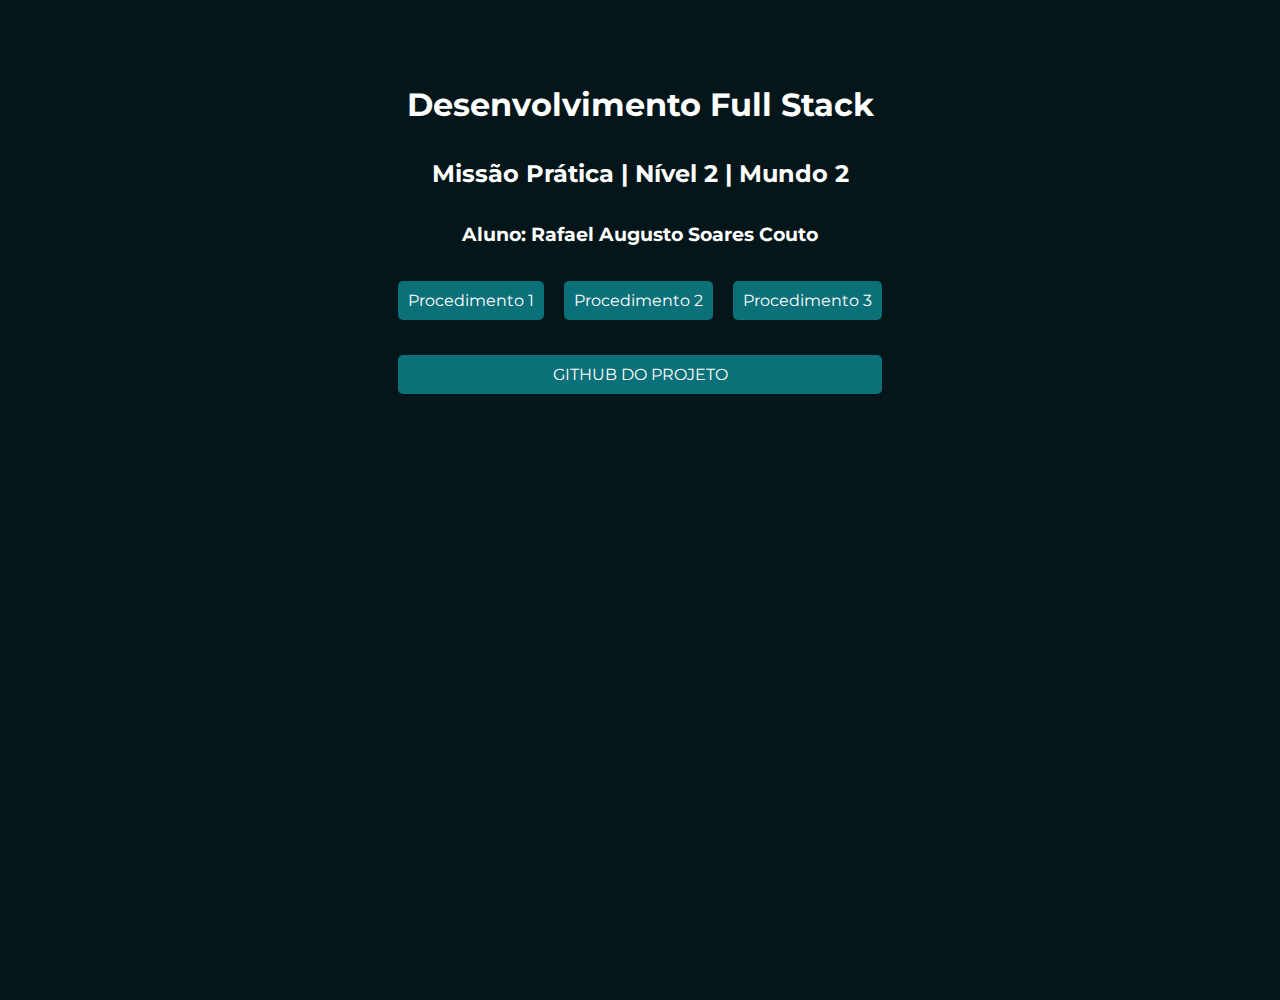
<file: index.html>
<!DOCTYPE html>
<html lang="pt-br">
  <head>
    <meta charset="UTF-8" />
    <meta http-equiv="X-UA-Compatible" content="IE=edge" />
    <meta name="viewport" content="width=device-width, initial-scale=1.0" />
    <title>Missão Prática Nível 2 - Mundo 2</title>

    <link rel="stylesheet" href="formatos.css" />
    <link rel="preconnect" href="https://fonts.googleapis.com" />
    <link rel="preconnect" href="https://fonts.gstatic.com" crossorigin />
    <link
      href="https://fonts.googleapis.com/css2?family=Montserrat:wght@400;500;700&display=swap"
      rel="stylesheet"
    />
  </head>
  <body id="container">
    <main>
      <div id="headings">
        <h1>Desenvolvimento Full Stack</h1>
        <h2>Missão Prática | Nível 2 | Mundo 2</h2>
        <h3>Aluno: Rafael Augusto Soares Couto</h3>
      </div>
      <div id="links">
        <a href="./procedimento1/ordenando.html">Procedimento 1</a>
        <a href="./procedimento2/receitas.html">Procedimento 2</a>
        <a href="./procedimento3/usuarios.html">Procedimento 3</a>
      </div>
      <div id="github">
        <a href="https://github.com/couto-rafael/MissaoPratica2" target="_blank"
          >GITHUB DO PROJETO</a
        >
      </div>
    </main>
  </body>
</html>
</file>
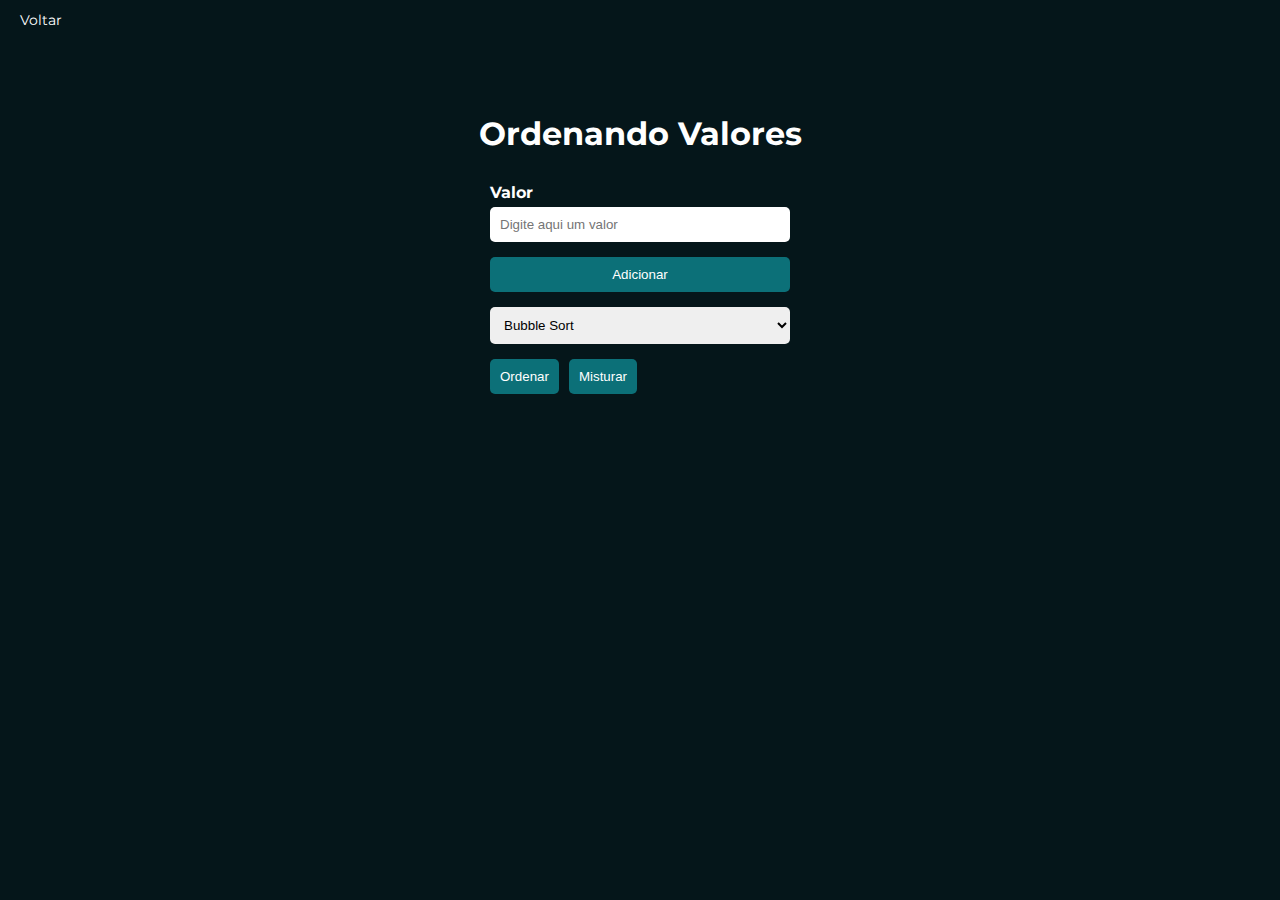
<file: procedimento1/ordenando.html>
<!DOCTYPE html>
<html lang="pt-br">
  <head>
    <meta charset="UTF-8" />
    <meta http-equiv="X-UA-Compatible" content="IE=edge" />
    <meta name="viewport" content="width=device-width, initial-scale=1.0" />
    <title>Procedimento 1</title>

    <link rel="stylesheet" href="style.css" />
    <link rel="preconnect" href="https://fonts.googleapis.com" />
    <link rel="preconnect" href="https://fonts.gstatic.com" crossorigin />
    <link
      href="https://fonts.googleapis.com/css2?family=Montserrat:wght@400;500;700&display=swap"
      rel="stylesheet"
    />
  </head>
  <body>
    <header><a id="header" href="/index.html">Voltar</a></header>
    <main id="sort-values">
      <div class="heading">
        <h1>Ordenando Valores</h1>
      </div>
      <div class="form">
        <div class="input-sort">
          <label for="valor">Valor</label>
          <input
            id="valor"
            class="input"
            type="number"
            placeholder="Digite aqui um valor"
            step="1.00"
            required
          />
          <button class="buttons" onclick="add()">Adicionar</button>
          <select name="algoritmo" id="algoritmo">
            <option value="bubble-sort" selected>Bubble Sort</option>
            <option value="selection-sort">Selection Sort</option>
            <option value="quick-sort">Quick Sort</option>
          </select>
        </div>
        <div class="sort-buttons">
          <button class="buttons" onclick="ordenar()">Ordenar</button>
          <button class="buttons" onclick="misturar()">Misturar</button>
        </div>
        <ul id="valores"></ul>
      </div>
    </main>

    <script src="ordenando.js"></script>
  </body>
</html>
</file>
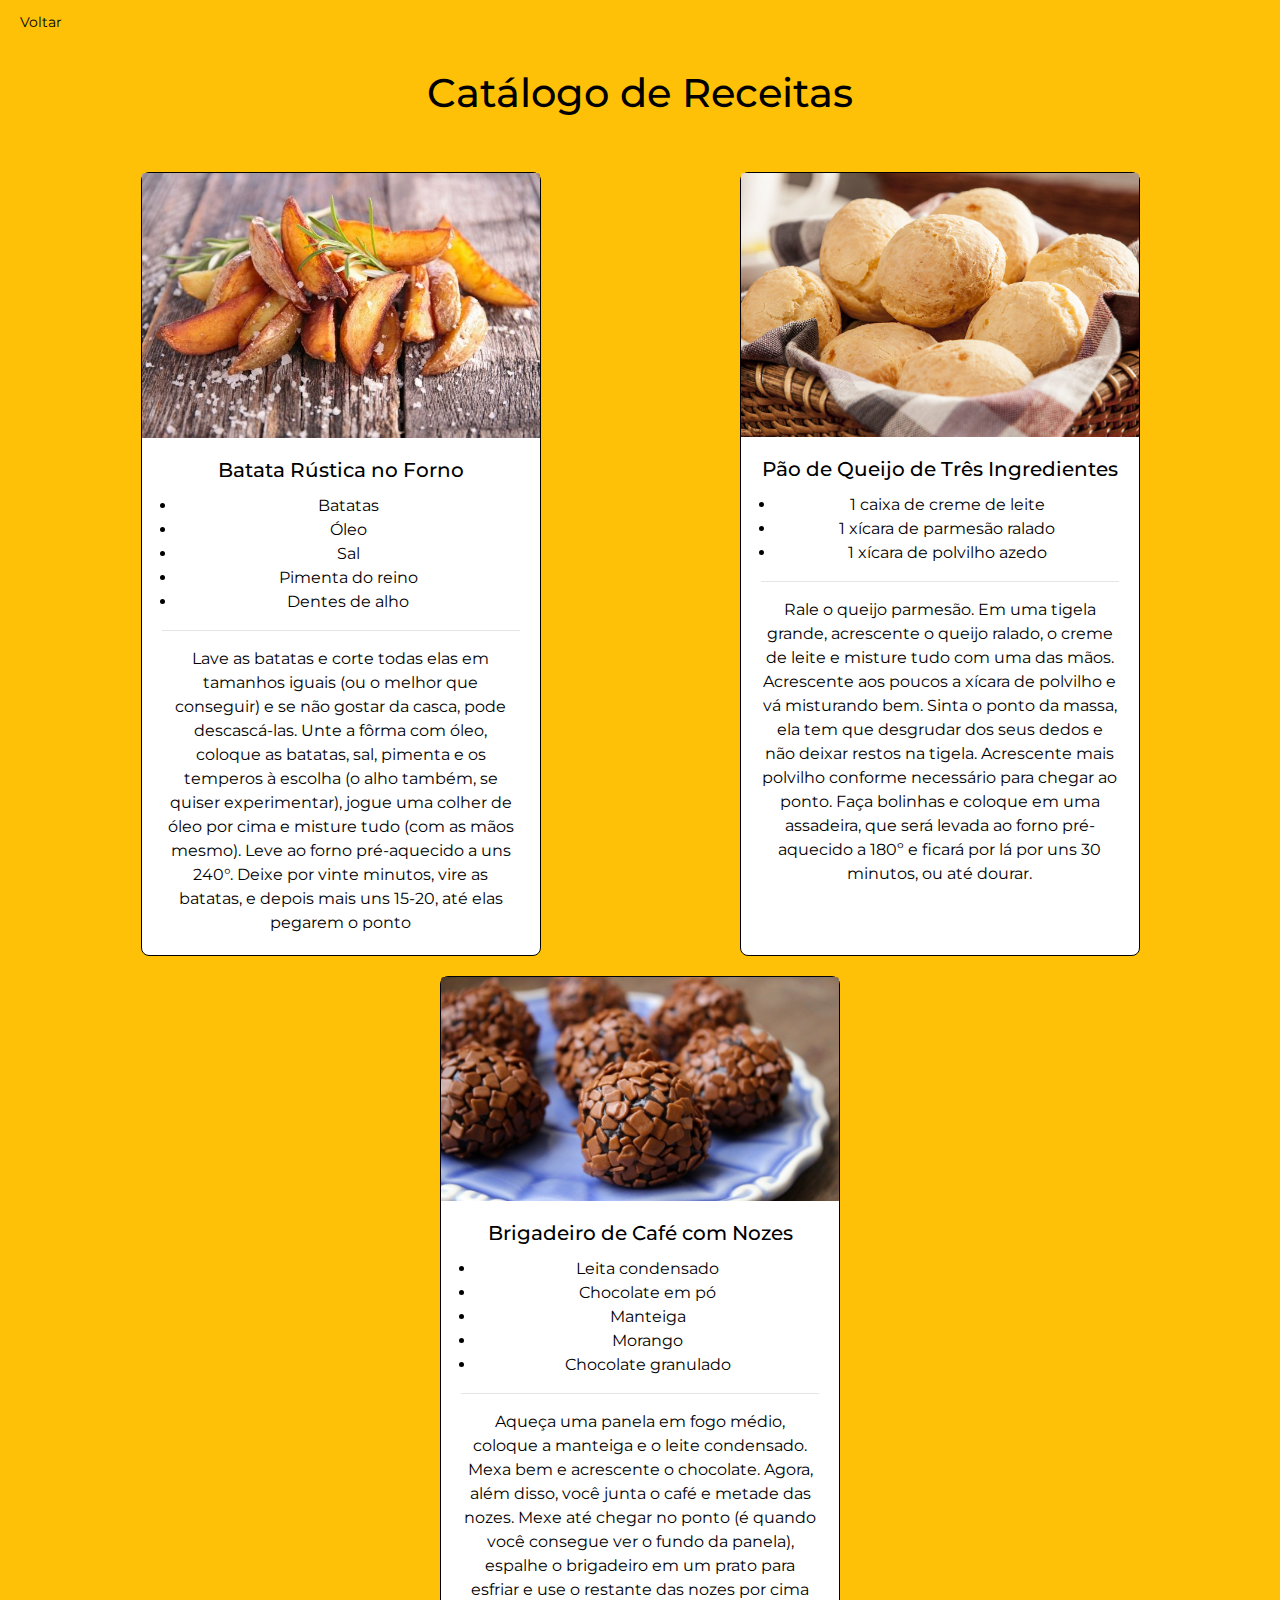
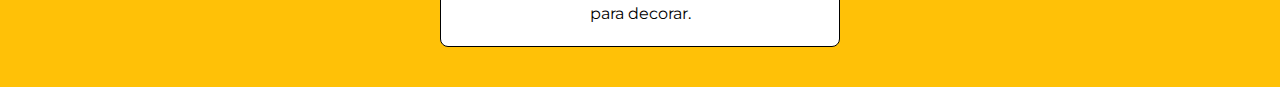
<file: procedimento2/receitas.html>
<!DOCTYPE html>
<html lang="pt-br">
  <head>
    <meta charset="UTF-8" />
    <meta http-equiv="X-UA-Compatible" content="IE=edge" />
    <meta name="viewport" content="width=device-width, initial-scale=1.0" />
    <title>Catálogo de Receitas</title>

    <link
      rel="stylesheet"
      href="https://stackpath.bootstrapcdn.com/bootstrap/4.5.2/css/bootstrap.min.css"
    />
    <link rel="stylesheet" href="/formatos.css" />
    <link rel="stylesheet" href="./receitas.css" />
    <link rel="preconnect" href="https://fonts.googleapis.com" />
    <link rel="preconnect" href="https://fonts.gstatic.com" crossorigin />
    <link
      href="https://fonts.googleapis.com/css2?family=Montserrat:wght@400;500;700&display=swap"
      rel="stylesheet"
    />
  </head>
  <body onload="preencheCatalogo()">
    <header><a id="header" href="/index.html">Voltar</a></header>
    <div class="container-fluid bg-warning cards">
      <h1>Catálogo de Receitas</h1>
      <div id="pnlCatalogo"></div>
    </div>
    <script>
      var receitas = [
        {
          titulo: "Batata Rústica no Forno",
          imagem: "./pics/batata-rustica.jpg",
          preparo:
            "Lave as batatas e corte todas elas em tamanhos iguais (ou o melhor que conseguir) e se não gostar da casca, pode descascá-las. Unte a fôrma com óleo, coloque as batatas, sal, pimenta e os temperos à escolha (o alho também, se quiser experimentar), jogue uma colher de óleo por cima e misture tudo (com as mãos mesmo). Leve ao forno pré-aquecido a uns 240°. Deixe por vinte minutos, vire as batatas, e depois mais uns 15-20, até elas pegarem o ponto",
          ingredientes: [
            "Batatas",
            "Óleo",
            "Sal",
            "Pimenta do reino",
            "Dentes de alho",
          ],
        },
        {
          titulo: "Pão de Queijo de Três Ingredientes",
          imagem: "pics/pao-de-queijo.jpg",
          preparo:
            "Rale o queijo parmesão. Em uma tigela grande, acrescente o queijo ralado, o creme de leite e misture tudo com uma das mãos. Acrescente aos poucos a xícara de polvilho e vá misturando bem. Sinta o ponto da massa, ela tem que desgrudar dos seus dedos e não deixar restos na tigela. Acrescente mais polvilho conforme necessário para chegar ao ponto. Faça bolinhas e coloque em uma assadeira, que será levada ao forno pré-aquecido a 180º e ficará por lá por uns 30 minutos, ou até dourar.",
          ingredientes: [
            "1 caixa de creme de leite",
            "1 xícara de parmesão ralado",
            "1 xícara de polvilho azedo",
          ],
        },
        {
          titulo: "Brigadeiro de Café com Nozes",
          imagem: "pics/brigadeiro.jpg",
          preparo:
            "Aqueça uma panela em fogo médio, coloque a manteiga e o leite condensado. Mexa bem e acrescente o chocolate. Agora, além disso, você junta o café e metade das nozes. Mexe até chegar no ponto (é quando você consegue ver o fundo da panela), espalhe o brigadeiro em um prato para esfriar e use o restante das nozes por cima para decorar.",
          ingredientes: [
            "Leita condensado",
            "Chocolate em pó",
            "Manteiga",
            "Morango",
            "Chocolate granulado",
          ],
        },
      ];

      //Função obter a lista formatada
      function getListaIngredientes(ingredientes) {
        return `<ul>${ingredientes
          .map((ingrediente) => `<li>${ingrediente}</li>`)
          .reduce((a, b) => a + b, "")}</ul>`;
      }

      //Criar card da receita
      function getCard(receita) {
        return `
                <div class="card" style="width: 400px;">
                    <img src="${receita.imagem}" class="card-img-top" alt="${
          receita.titulo
        }">
                    <div class="card-body">
                        <h5 class="card-title">${receita.titulo}</h5>
                        <div class="card-text">
                            ${getListaIngredientes(receita.ingredientes)}
                            <hr>
                            ${receita.preparo}
                        </div>
                    </div>
                </div>
            `;
      }

      //Preencher catálogo com os cards
      function preencheCatalogo() {
        var pnlCatalogo = document.getElementById("pnlCatalogo");
        var htmlReceitas = receitas
          .map((receita) => getCard(receita))
          .reduce((a, b) => a + b, "");
        pnlCatalogo.innerHTML = htmlReceitas;
      }
    </script>

    <script src="https://code.jquery.com/jquery-3.5.1.slim.min.js"></script>
    <script src="https://cdn.jsdelivr.net/npm/@popperjs/core@2.11.6/dist/umd/popper.min.js"></script>
    <script src="https://stackpath.bootstrapcdn.com/bootstrap/4.5.2/js/bootstrap.min.js"></script>
  </body>
</html>
</file>
<file: formatos.css>
:root {
  --first-color: #05161a;
  --second-color: #072e33;
  --third-color: #0c7078;
  --fourth-color: #0f989c;
  --fifth-color: #6da5c0;
  --sixth-color: #294d61;
}

* {
  margin: 0;
  padding: 0;
}

body {
  font-family: "Montserrat", sans-serif;
  height: 100vh;
  display: flex;
  flex-direction: column;
  background-color: var(--first-color);
  color: #fff;
}

#container {
  display: flex;
  flex-direction: column;
  align-items: center;
  padding: 50px;
  text-align: center;
}

h1,
h2,
h3 {
  margin: 35px 0 35px 0;
}
#links {
  display: flex;
  gap: 20px;
  margin: 35px 0 35px 0;
  cursor: pointer;
}

#links a {
  background-color: var(--third-color);
  padding: 10px;
  border-radius: 5px;
  color: #fff;
  text-decoration: none;
}

#github {
  background-color: var(--third-color);
  padding: 10px;
  border-radius: 5px;
  cursor: pointer;
}

#github a {
  color: #fff;
  text-decoration: none;
}

#github a:hover,
#links a:hover {
  color: var(--second-color);
}
</file>
<file: procedimento1/style.css>
:root {
  --first-color: #05161a;
  --second-color: #072e33;
  --third-color: #0c7078;
  --fourth-color: #0f989c;
  --fifth-color: #6da5c0;
  --sixth-color: #294d61;
}

* {
  margin: 0;
  padding: 0;
}

body {
  font-family: "Montserrat", sans-serif;
  height: 100vh;
  display: flex;
  flex-direction: column;
  background-color: var(--first-color);
  color: #fff;
}

header {
  margin: 10px 0 0 20px;
}

#header {
  cursor: pointer;
  text-decoration: none;
  color: #fff;
  font-size: 14px;
}

#sort-values {
  display: flex;
  flex-direction: column;
  align-items: center;
  padding: 50px;
  margin-top: 35px;
}

.input-sort {
  display: flex;
  flex-direction: column;
  width: 300px;
}

.input-sort label {
  margin: 30px 0 5px 0;
  font-weight: bold;
}

.input-sort input {
  padding: 10px;
  margin-bottom: 15px;
  border-radius: 5px;
  border: none;
}

#algoritmo {
  padding: 10px;
  margin: 15px 0 15px 0;
  border-radius: 5px;
  border: none;
}
.buttons {
  background-color: var(--third-color);
  padding: 10px;
  border-radius: 5px;
  color: #fff;
  text-decoration: none;
  border: none;
  cursor: pointer;
}

.buttons:hover {
  color: var(--second-color);
}

.sort-buttons {
  display: flex;
  gap: 10px;
  height: auto;
}

#valores {
  margin-top: 15px;
  padding-left: 16px;
}

#valores li {
  margin-top: 3px;
}
</file>
<file: procedimento2/receitas.css>
body {
  background-color: #ffc107;
  color: #000;
}
header {
  margin: 10px 0 0 20px;
}

#header {
  cursor: pointer;
  text-decoration: none;
  color: #000;
  font-size: 14px;
}

.container-fluid h1 {
  display: flex;
  justify-content: center;
}

#pnlCatalogo {
  display: flex;
  margin: 20px 16px;
  flex-wrap: wrap;
  justify-content: space-around;
  padding: 10px;
}

#pnlCatalogo .card {
  margin: 10px;
  border-radius: 8px;
  box-sizing: border-box;
  text-align: center;
  border: 1px solid;
}

#pnlCatalogo ul {
  margin-left: 15px;
}

#pnlCatalogo ul li {
  align-items: start;
}
</file>
